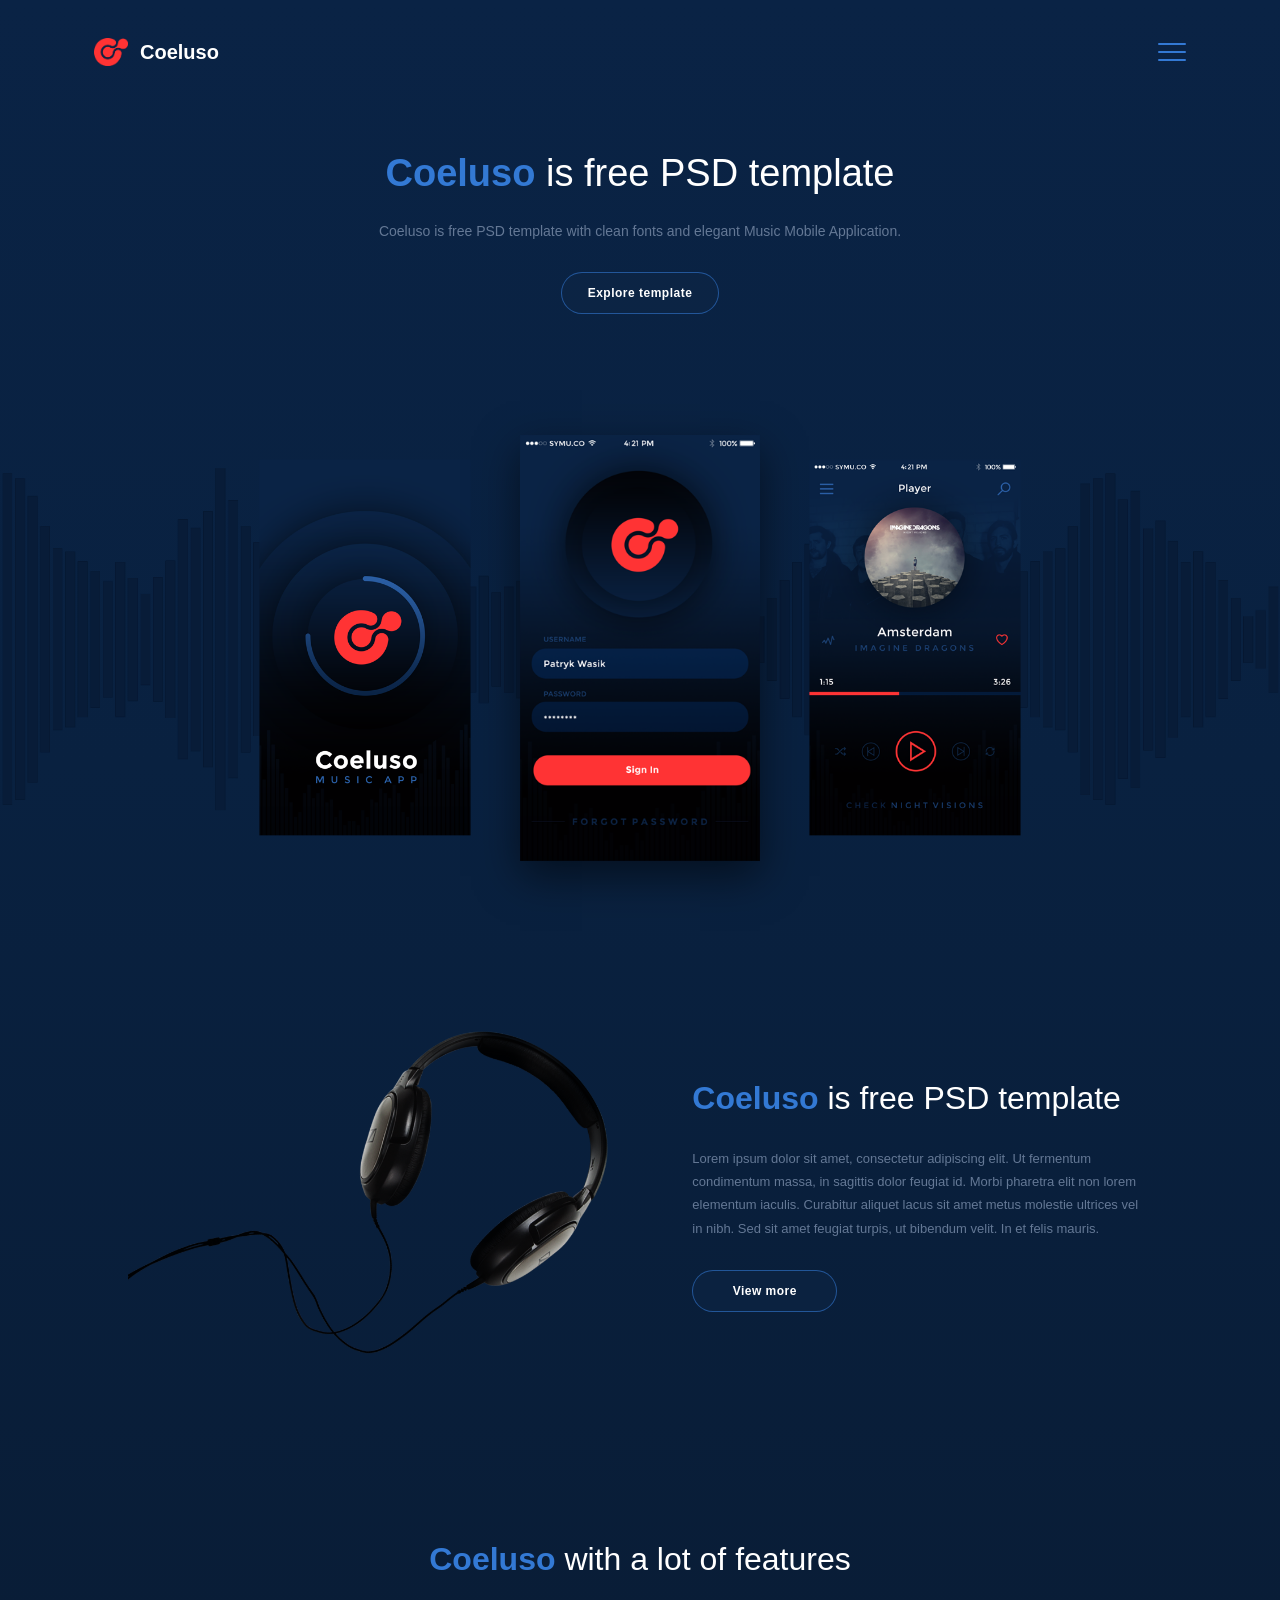
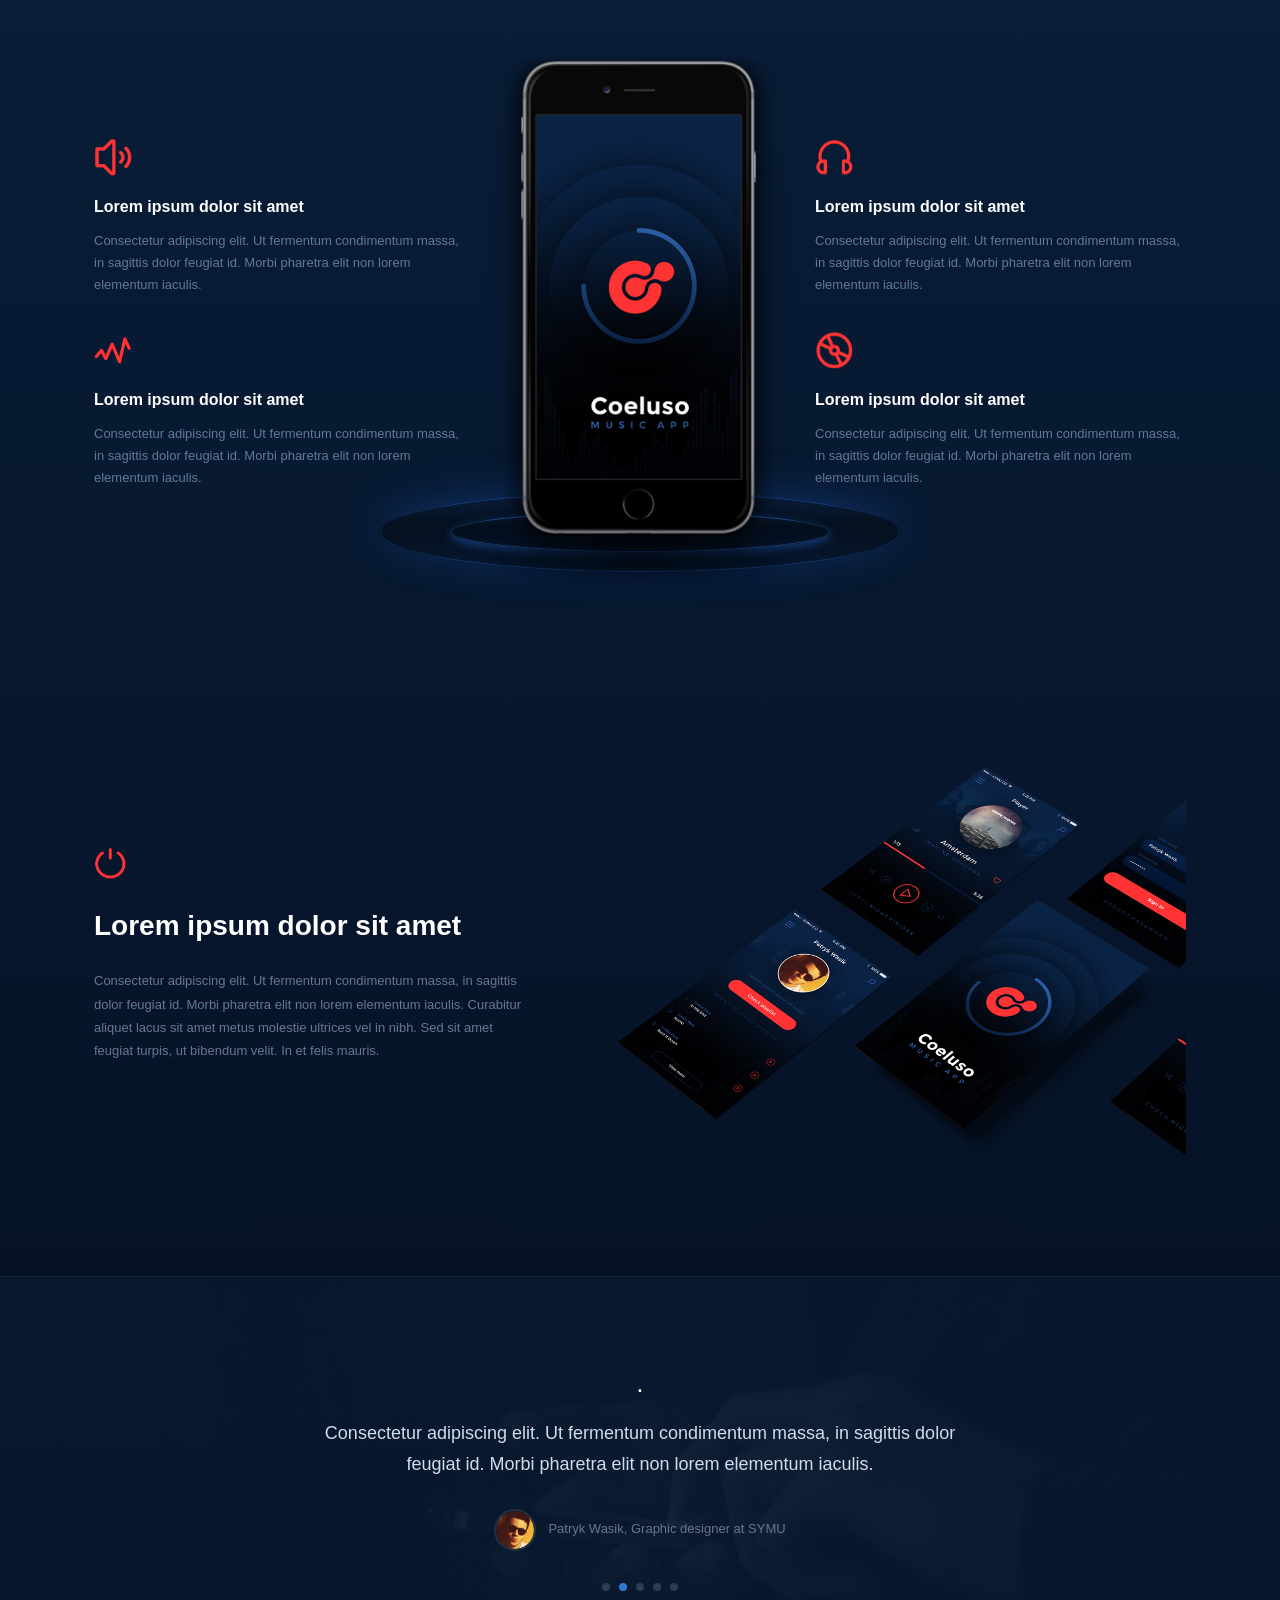
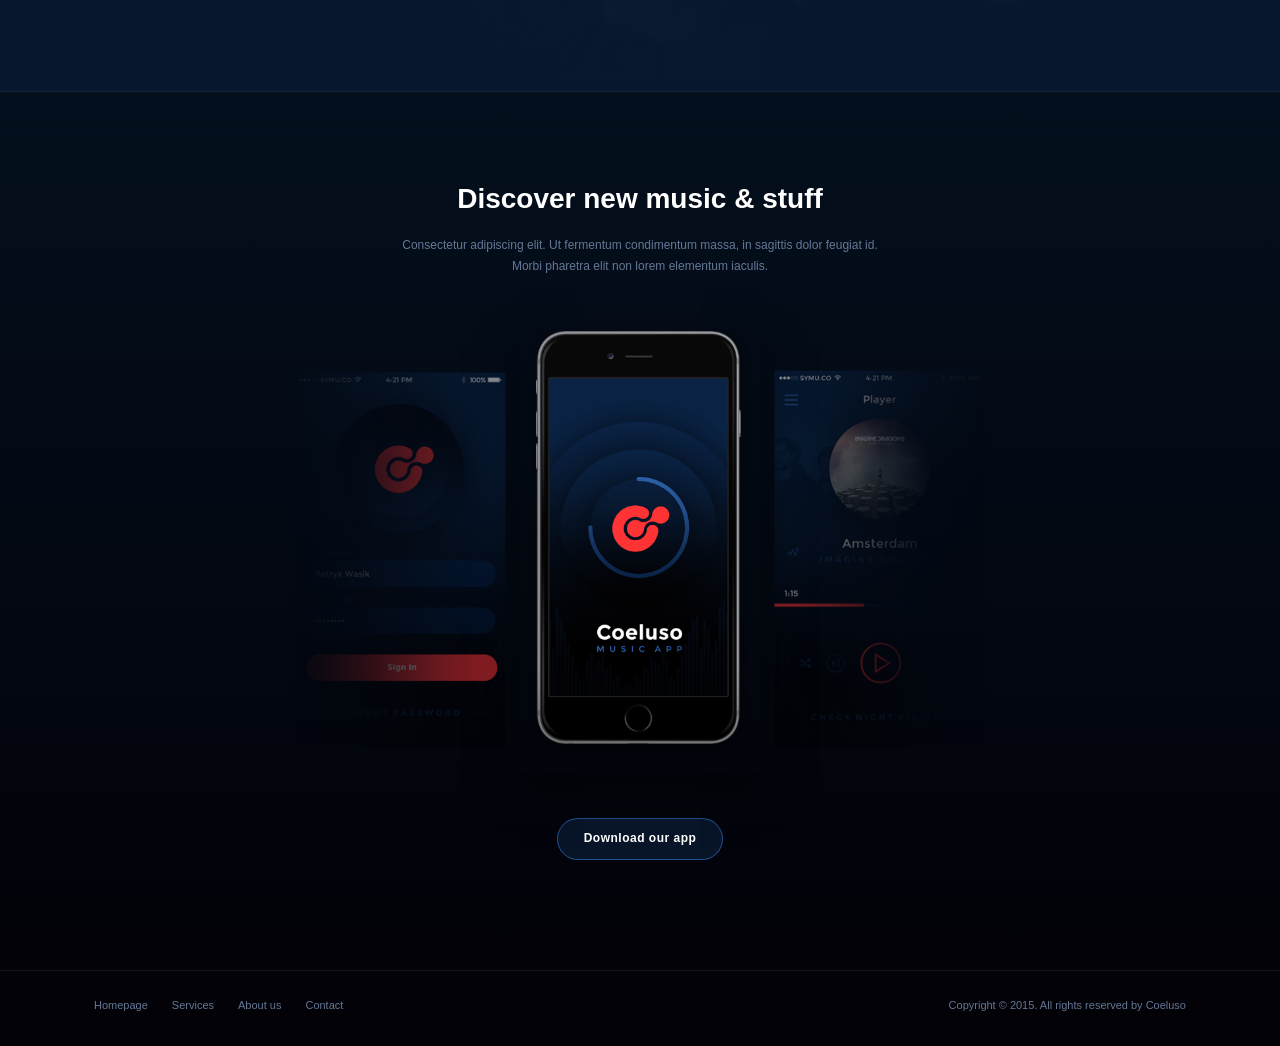
<file: adaptive-css.html>
<!doctype html>
<html lang="zxx">
<head>
    <meta charset="UTF-8">
    <meta name="viewport" content="width=device-width, initial-scale=1.0">
    <title>Coeluso - Free PSD Template</title>
    <script>
        // Сквозная передача cache-buster ко всем стилям на странице
        (function() {
            const cb = new URLSearchParams(location.search).get('cb');
            if (cb) {
                document.querySelectorAll('link[rel*="stylesheet"]').forEach(function(link) {
                    const sep = link.href.indexOf('?') === -1 ? '?' : '&';
                    link.href += sep + 'cb=' + cb;
                });
            }
        })();
    </script>
    <!-- <link rel="stylesheet" href="css/main.css"> -->
    <link rel="stylesheet" href="css/main.css">
    <!-- <script src="https://cdn.jsdelivr.net/npm/less@4.9.1/dist/less.min.js"></script> -->
</head>
<body>

    <!-- ==================== HEADER & HERO ==================== -->
    <header class="header">
        <div class="container">
            <div class="header__top">
                <a class="logo" href="#">
                    <img src="assets/Header/Logo%20%231/Logo.png" alt="Coeluso Logo">
                    <span>Coeluso</span>
                </a>

                <button class="menu-button" type="button" aria-label="Открыть меню">
                    <span></span>
                    <span></span>
                    <span></span>
                </button>
            </div>

            <div class="hero">
                <div class="hero__content">
                    <h1>
                        <span>Coeluso</span> is free PSD template
                    </h1>
                    <p>
                        Coeluso is free PSD template with clean fonts and elegant Music Mobile Application.
                    </p>
                    <a class="button" href="#features">
                        Explore template
                    </a>
                </div>

                <!-- Блок экранов с фоновым широким эквалайзером -->
                <div class="hero__showcase">
                    <div class="hero__wave" aria-hidden="true">
                        <img src="assets/Header/Screens/Vector%20Smart%20Object%20copy.png" alt="">
                    </div>

                    <div class="hero__screens">
                        <div class="screen screen--left">
                            <img src="assets/Header/Screens/Warstwa%202.png" alt="Экран входа в приложение">
                        </div>
                        <div class="screen screen--center">
                            <img src="assets/Header/Screens/Warstwa%203.png" alt="Главный экран приложения Coeluso">
                        </div>
                        <div class="screen screen--right">
                            <img src="assets/Header/Screens/Warstwa%204.png" alt="Экран плеера">
                        </div>
                    </div>
                </div>
            </div>
        </div>
    </header>

    <main>

        <!-- ==================== SECTION: HEADPHONES PROMO ==================== -->
        <section class="headphones-promo" id="features">
            <div class="container">
                <div class="headphones-promo__layout">
                    <div class="headphones-promo__image">
                        <img src="assets/Features/Headphones%20%231/Headphones.png" alt="Наушники Coeluso">
                    </div>
                    <div class="headphones-promo__content">
                        <h2>
                            <span>Coeluso</span> is free PSD template
                        </h2>
                        <p>
                            Lorem ipsum dolor sit amet, consectetur adipiscing elit. Ut fermentum condimentum massa, in sagittis dolor feugiat id. Morbi pharetra elit non lorem elementum iaculis. Curabitur aliquet lacus sit amet metus molestie ultrices vel in nibh. Sed sit amet feugiat turpis, ut bibendum velit. In et felis mauris.
                        </p>
                        <a class="button" href="#">
                            View more
                        </a>
                    </div>
                </div>
            </div>
        </section>

        <!-- ==================== SECTION: COELUSO WITH A LOT OF FEATURES ==================== -->
        <section class="features-grid">
            <div class="container">
                <h2 class="features-grid__title">
                    <span>Coeluso</span> with a lot of features
                </h2>

                <div class="features-grid__body">
                    <!-- Левая колонка -->
                    <div class="features-grid__col features-grid__col--left">
                        <article class="feature-card">
                            <div class="feature-card__icon">
                                <img src="assets/Features/Speaker%20%231/Speaker.png" alt="Speaker icon">
                            </div>
                            <h3>Lorem ipsum dolor sit amet</h3>
                            <p>Consectetur adipiscing elit. Ut fermentum condimentum massa, in sagittis dolor feugiat id. Morbi pharetra elit non lorem elementum iaculis.</p>
                        </article>

                        <article class="feature-card">
                            <div class="feature-card__icon">
                                <img src="assets/Features/Activity%20%231/Activity.png" alt="Activity icon">
                            </div>
                            <h3>Lorem ipsum dolor sit amet</h3>
                            <p>Consectetur adipiscing elit. Ut fermentum condimentum massa, in sagittis dolor feugiat id. Morbi pharetra elit non lorem elementum iaculis.</p>
                        </article>
                    </div>

                    <!-- Центральный телефон с двойным светящимся эллипсом -->
                    <div class="features-grid__phone">
                        <div class="features-grid__phone-wrap">
                            <img class="features-grid__device" src="assets/Features/Phone/Warstwa%201.png" alt="Смартфон Coeluso">

                            <div class="features-grid__glow-wrap" aria-hidden="true">
                                <span class="features-grid__ellipse features-grid__ellipse--outer"></span>
                                <span class="features-grid__ellipse features-grid__ellipse--inner"></span>
                            </div>
                        </div>
                    </div>

                    <!-- Правая колонка -->
                    <div class="features-grid__col features-grid__col--right">
                        <article class="feature-card">
                            <div class="feature-card__icon">
                                <img src="assets/Features/Headphones%20%233/Headphones%20%232.png" alt="Headphones icon">
                            </div>
                            <h3>Lorem ipsum dolor sit amet</h3>
                            <p>Consectetur adipiscing elit. Ut fermentum condimentum massa, in sagittis dolor feugiat id. Morbi pharetra elit non lorem elementum iaculis.</p>
                        </article>

                        <article class="feature-card">
                            <div class="feature-card__icon">
                                <img src="assets/Features/CD%20%231/CD.png" alt="CD icon">
                            </div>
                            <h3>Lorem ipsum dolor sit amet</h3>
                            <p>Consectetur adipiscing elit. Ut fermentum condimentum massa, in sagittis dolor feugiat id. Morbi pharetra elit non lorem elementum iaculis.</p>
                        </article>
                    </div>
                </div>
            </div>
        </section>

        <!-- ==================== SECTION: FEATURES PERSPECTIVE ==================== -->
        <section class="perspective-section">
            <div class="container">
                <div class="perspective-section__layout">
                    <div class="perspective-section__content">
                        <div class="perspective-section__icon">
                            <img src="assets/Features%20perspective/Text/Icon.png" alt="Power icon">
                        </div>
                        <h2>Lorem ipsum dolor sit amet</h2>
                        <p>
                            Consectetur adipiscing elit. Ut fermentum condimentum massa, in sagittis dolor feugiat id. Morbi pharetra elit non lorem elementum iaculis. Curabitur aliquet lacus sit amet metus molestie ultrices vel in nibh. Sed sit amet feugiat turpis, ut bibendum velit. In et felis mauris.
                        </p>
                    </div>

                    <div class="perspective-section__image">
                        <img src="assets/Features%20perspective/Graphic.png" alt="Интерфейсы приложения в изометрии">
                    </div>
                </div>
            </div>
        </section>

        <!-- ==================== SECTION: OPINIONS ==================== -->
        <section class="opinions">
            <h3>.</h3>
            <div class="container">
                <div class="opinions__content">
                    <p class="opinions__quote">
                        Consectetur adipiscing elit. Ut fermentum condimentum massa, in sagittis dolor feugiat id. Morbi pharetra elit non lorem elementum iaculis.
                    </p>

                    <div class="opinions__author">
                        <img src="assets/Opinions/Text%20%231/Layer%2010.png" alt="Patryk Wasik">
                        <span>Patryk Wasik, Graphic designer at SYMU</span>
                    </div>

                    <div class="opinions__bullets">
                        <span class="bullet"></span>
                        <span class="bullet active"></span>
                        <span class="bullet"></span>
                        <span class="bullet"></span>
                        <span class="bullet"></span>
                    </div>
                </div>
            </div>
        </section>

        <!-- ==================== SECTION: DOWNLOAD APP ==================== -->
        <section class="download-section">
            <div class="container">
                <div class="download-section__content">
                    <h2>Discover new music &amp; stuff</h2>
                    <p>
                        Consectetur adipiscing elit. Ut fermentum condimentum massa, in sagittis dolor feugiat id. Morbi pharetra elit non lorem elementum iaculis.
                    </p>
                </div>

                <div class="download-section__screens">
                    <div class="screen screen--left">
                        <img src="assets/Download%20App/Coeluso%20%231/Warstwa%203%20copy.png" alt="Левый экран интерфейса">
                    </div>
                    <div class="screen screen--center">
                        <img src="assets/Download%20App/Coeluso%20%231/Warstwa%201%20copy.png" alt="Центральный смартфон">
                    </div>
                    <div class="screen screen--right">
                        <img src="assets/Download%20App/Coeluso%20%231/Warstwa%204%20copy.png" alt="Правый экран интерфейса">
                    </div>
                </div>

                <div class="download-section__action">
                    <a class="button" href="#">
                        Download our app
                    </a>
                </div>
            </div>
        </section>

    </main>

    <!-- ==================== FOOTER ==================== -->
    <footer class="footer">
        <div class="container">
            <div class="footer__inner">
                <nav class="footer__links">
                    <a href="#">Homepage</a>
                    <a href="#">Services</a>
                    <a href="#">About us</a>
                    <a href="#">Contact</a>
                </nav>

                <p class="footer__copyright">
                    Copyright &copy; 2015. All rights reserved by Coeluso
                </p>
            </div>
        </div>
    </footer>

</body>
</html>
</file>
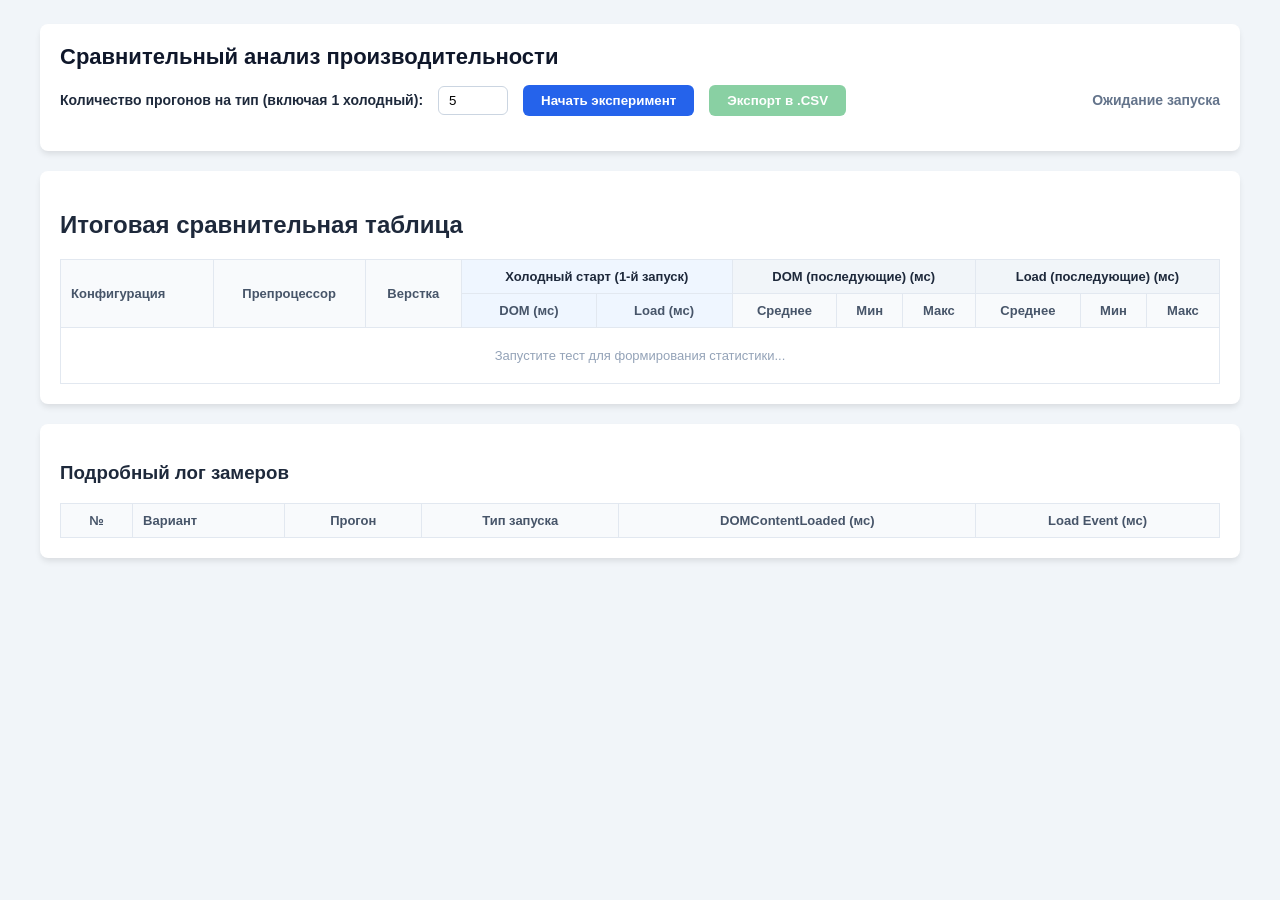
<file: benchmark.html>
<!DOCTYPE html>
<html lang="ru">
<head>
    <meta charset="UTF-8">
    <meta name="viewport" content="width=device-width, initial-scale=1.0">
    <title>Панель эксперимента: Анализ производительности</title>
    <style>
        * { box-sizing: border-box; }
        body { font-family: -apple-system, BlinkMacSystemFont, "Segoe UI", Roboto, sans-serif; background: #f1f5f9; color: #1e293b; margin: 0; padding: 24px; }
        .container { max-width: 1200px; margin: 0 auto; }
        .card { background: #fff; border-radius: 8px; padding: 20px; box-shadow: 0 4px 6px -1px rgba(0,0,0,.1); margin-bottom: 20px; }
        h1 { margin-top: 0; font-size: 22px; color: #0f172a; }
        .controls { display: flex; gap: 15px; align-items: center; flex-wrap: wrap; margin-bottom: 15px; }
        label { font-weight: 600; font-size: 14px; }
        input[type="number"] { width: 70px; padding: 6px 10px; border: 1px solid #cbd5e1; border-radius: 6px; }
        .btn { padding: 8px 18px; border: none; border-radius: 6px; font-weight: 600; cursor: pointer; transition: .2s; }
        .btn--primary { background: #2563eb; color: #fff; }
        .btn--primary:hover:not(:disabled) { background: #1d4ed8; }
        .btn--success { background: #16a34a; color: #fff; }
        .btn:disabled { opacity: .5; cursor: not-allowed; }
        .status { margin-left: auto; font-weight: 600; color: #64748b; font-size: 14px; }
        table { width: 100%; border-collapse: collapse; margin-top: 15px; font-size: 13px; }
        th, td { padding: 9px 10px; border: 1px solid #e2e8f0; text-align: center; }
        th { background: #f8fafc; color: #475569; }
        .th-group { background: #f1f5f9; font-weight: 700; color: #1e293b; }
        .text-left { text-align: left; }
        .text-bold { font-weight: 700; }
        .col-cold { background: #eff6ff; }
    </style>
</head>
<body>

<div class="container">
    <div class="card">
        <h1>Сравнительный анализ производительности</h1>
        
        <div class="controls">
            <label for="runsInput">Количество прогонов на тип (включая 1 холодный):</label>
            <input type="number" id="runsInput" value="5" min="2" max="20">

            <button id="btnRun" class="btn btn--primary">Начать эксперимент</button>
            <button id="btnExport" class="btn btn--success" disabled>Экспорт в .CSV</button>
            <span id="status" class="status">Ожидание запуска</span>
        </div>
    </div>

    <!-- Итоговая сравнительная таблица -->
    <div class="card">
        <h2>Итоговая сравнительная таблица</h2>
        <table>
            <thead>
                <tr>
                    <th rowspan="2" class="text-left">Конфигурация</th>
                    <th rowspan="2">Препроцессор</th>
                    <th rowspan="2">Верстка</th>
                    <th colspan="2" class="th-group col-cold">Холодный старт (1-й запуск)</th>
                    <th colspan="3" class="th-group">DOM (последующие) (мс)</th>
                    <th colspan="3" class="th-group">Load (последующие) (мс)</th>
                </tr>
                <tr>
                    <th class="col-cold">DOM (мс)</th>
                    <th class="col-cold">Load (мс)</th>
                    <th>Среднее</th>
                    <th>Мин</th>
                    <th>Макс</th>
                    <th>Среднее</th>
                    <th>Мин</th>
                    <th>Макс</th>
                </tr>
            </thead>
            <tbody id="summaryBody">
                <tr><td colspan="11" style="text-align: center; color: #94a3b8; padding: 20px;">Запустите тест для формирования статистики...</td></tr>
            </tbody>
        </table>
    </div>

    <!-- Подробный лог -->
    <div class="card">
        <h3>Подробный лог замеров</h3>
        <table>
            <thead>
                <tr>
                    <th>№</th>
                    <th class="text-left">Вариант</th>
                    <th>Прогон</th>
                    <th>Тип запуска</th>
                    <th>DOMContentLoaded (мс)</th>
                    <th>Load Event (мс)</th>
                </tr>
            </thead>
            <tbody id="logBody"></tbody>
        </table>
    </div>
</div>

<script>
(function() {
    'use strict';

    const TASKS = [
        { id: 'desktop-css', name: 'Desktop Pure CSS', preprocessor: 'Нет (скомпилирован)', layout: 'Десктоп', file: 'desktop-css.html' },
        { id: 'adaptive-css', name: 'Adaptive Pure CSS', preprocessor: 'Нет (скомпилирован)', layout: 'Адаптивная', file: 'adaptive-css.html' },
        { id: 'desktop-less', name: 'Desktop Client LESS', preprocessor: 'Да (less.js в браузере)', layout: 'Десктоп', file: 'desktop-less.html' },
        { id: 'adaptive-less', name: 'Adaptive Client LESS', preprocessor: 'Да (less.js в браузере)', layout: 'Адаптивная', file: 'adaptive-less.html' }
    ];

    const btnRun = document.getElementById('btnRun');
    const btnExport = document.getElementById('btnExport');
    const statusEl = document.getElementById('status');
    const summaryBody = document.getElementById('summaryBody');
    const logBody = document.getElementById('logBody');
    const runsInput = document.getElementById('runsInput');

    let rawResults = [];
    let summaryResults = [];
    let logCounter = 1;

    function wait(ms) {
        return new Promise(resolve => setTimeout(resolve, ms));
    }

    /**
     * Создает чистый Iframe с нуля для полной изоляции сессии и памяти
     */
    function measureInFreshFrame(url) {
        return new Promise((resolve, reject) => {
            const frame = document.createElement('iframe');
            frame.style.position = 'absolute';
            frame.style.left = '-9999px';
            frame.style.width = '1px';
            frame.style.height = '1px';
            frame.style.border = '0';

            const timeoutId = setTimeout(() => {
                frame.remove();
                reject(new Error('Таймаут загрузки фрейма'));
            }, 10000);

            frame.onload = () => {
                setTimeout(() => {
                    clearTimeout(timeoutId);
                    try {
                        const win = frame.contentWindow;
                        const [navEntry] = win.performance.getEntriesByType('navigation');

                        let dcl = 0;
                        let load = 0;

                        if (navEntry && navEntry.loadEventEnd > 0) {
                            dcl = navEntry.domContentLoadedEventEnd;
                            load = navEntry.loadEventEnd;
                        } else {
                            const t = win.performance.timing;
                            dcl = t.domContentLoadedEventEnd - t.navigationStart;
                            load = t.loadEventEnd - t.navigationStart;
                        }

                        // Удаляем фрейм из DOM для освобождения памяти
                        frame.remove();
                        resolve({ dcl, load });
                    } catch (e) {
                        frame.remove();
                        reject(e);
                    }
                }, 100);
            };

            document.body.appendChild(frame);
            frame.src = url;
        });
    }

    async function startExperiment() {
        const totalRuns = parseInt(runsInput.value, 10) || 5;
        rawResults = [];
        summaryResults = [];
        logCounter = 1;
        logBody.innerHTML = '';
        summaryBody.innerHTML = '';

        btnRun.disabled = true;
        btnExport.disabled = true;

        for (let tIdx = 0; tIdx < TASKS.length; tIdx++) {
            const task = TASKS[tIdx];
            const taskTimes = { dcl: [], load: [] };
            let coldDcl = 0;
            let coldLoad = 0;

            // Кулдаун между сменой типов страниц (сброс сетевого буфера)
            if (tIdx > 0) {
                statusEl.textContent = `Пауза между типами страниц...`;
                await wait(2000);
            }

            for (let i = 1; i <= totalRuns; i++) {
                const isCold = (i === 1);
                statusEl.textContent = `Тест: ${task.name} (${isCold ? 'ХОЛОДНЫЙ' : 'прогон ' + i + '/' + totalRuns})...`;

                // Уникальный ключ кэша для изоляции
                const cacheBuster = `type=${task.id}&run=${i}&cb=${Date.now()}`;
                const fullUrl = `${task.file}?${cacheBuster}`;

                try {
                    const metrics = await measureInFreshFrame(fullUrl);

                    if (isCold) {
                        coldDcl = metrics.dcl;
                        coldLoad = metrics.load;
                    } else {
                        taskTimes.dcl.push(metrics.dcl);
                        taskTimes.load.push(metrics.load);
                    }

                    rawResults.push({
                        task: task.name,
                        run: i,
                        type: isCold ? 'Холодный' : 'Серия',
                        dcl: metrics.dcl,
                        load: metrics.load
                    });

                    const tr = document.createElement('tr');
                    tr.innerHTML = `
                        <td>${logCounter++}</td>
                        <td class="text-left">${task.name}</td>
                        <td>${i}</td>
                        <td><strong style="color: ${isCold ? '#2563eb' : '#64748b'}">${isCold ? 'Холодный' : 'Серия'}</strong></td>
                        <td>${metrics.dcl.toFixed(1)}</td>
                        <td>${metrics.load.toFixed(1)}</td>
                    `;
                    logBody.appendChild(tr);

                    await wait(300);
                } catch (err) {
                    console.error('Ошибка замера:', err);
                }
            }

            // Статистика для последующих запусков
            const subsequentDcl = taskTimes.dcl.length > 0 ? taskTimes.dcl : [coldDcl];
            const subsequentLoad = taskTimes.load.length > 0 ? taskTimes.load : [coldLoad];

            const minDcl = Math.min(...subsequentDcl);
            const maxDcl = Math.max(...subsequentDcl);
            const avgDcl = subsequentDcl.reduce((a, b) => a + b, 0) / subsequentDcl.length;

            const minLoad = Math.min(...subsequentLoad);
            const maxLoad = Math.max(...subsequentLoad);
            const avgLoad = subsequentLoad.reduce((a, b) => a + b, 0) / subsequentLoad.length;

            summaryResults.push({
                ...task,
                coldDcl,
                coldLoad,
                avgDcl,
                minDcl,
                maxDcl,
                avgLoad,
                minLoad,
                maxLoad
            });
        }

        renderSummaryTable();
        statusEl.textContent = 'Эксперимент завершен!';
        btnRun.disabled = false;
        btnExport.disabled = false;
    }

    function renderSummaryTable() {
        summaryBody.innerHTML = '';

        summaryResults.forEach(item => {
            const tr = document.createElement('tr');
            tr.innerHTML = `
                <td class="text-left text-bold">${item.name}</td>
                <td>${item.preprocessor}</td>
                <td>${item.layout}</td>
                <td class="col-cold text-bold">${item.coldDcl.toFixed(2)}</td>
                <td class="col-cold text-bold">${item.coldLoad.toFixed(2)}</td>
                <td>${item.avgDcl.toFixed(2)}</td>
                <td>${item.minDcl.toFixed(2)}</td>
                <td>${item.maxDcl.toFixed(2)}</td>
                <td>${item.avgLoad.toFixed(2)}</td>
                <td>${item.minLoad.toFixed(2)}</td>
                <td>${item.maxLoad.toFixed(2)}</td>
            `;
            summaryBody.appendChild(tr);
        });
    }

    function exportToCSV() {
        if (summaryResults.length === 0) return;

        const headers = [
            'Конфигурация',
            'Препроцессор',
            'Верстка',
            'Холодный DOM (мс)',
            'Холодный Load (мс)',
            'DOM Среднее (мс)',
            'DOM Мин (мс)',
            'DOM Макс (мс)',
            'Load Среднее (мс)',
            'Load Мин (мс)',
            'Load Макс (мс)'
        ];

        const rows = summaryResults.map(r => [
            `"${r.name}"`,
            `"${r.preprocessor}"`,
            `"${r.layout}"`,
            r.coldDcl.toFixed(2),
            r.coldLoad.toFixed(2),
            r.avgDcl.toFixed(2),
            r.minDcl.toFixed(2),
            r.maxDcl.toFixed(2),
            r.avgLoad.toFixed(2),
            r.minLoad.toFixed(2),
            r.maxLoad.toFixed(2)
        ]);

        const csvContent = '\uFEFF' + [headers.join(';'), ...rows.map(e => e.join(';'))].join('\r\n');
        const blob = new Blob([csvContent], { type: 'text/csv;charset=utf-8;' });
        const url = URL.createObjectURL(blob);
        const a = document.createElement('a');
        a.href = url;
        a.download = `benchmark_summary_${Date.now()}.csv`;
        a.click();
        URL.revokeObjectURL(url);
    }

    btnRun.addEventListener('click', startExperiment);
    btnExport.addEventListener('click', exportToCSV);
})();
</script>

</body>
</html>
</file>
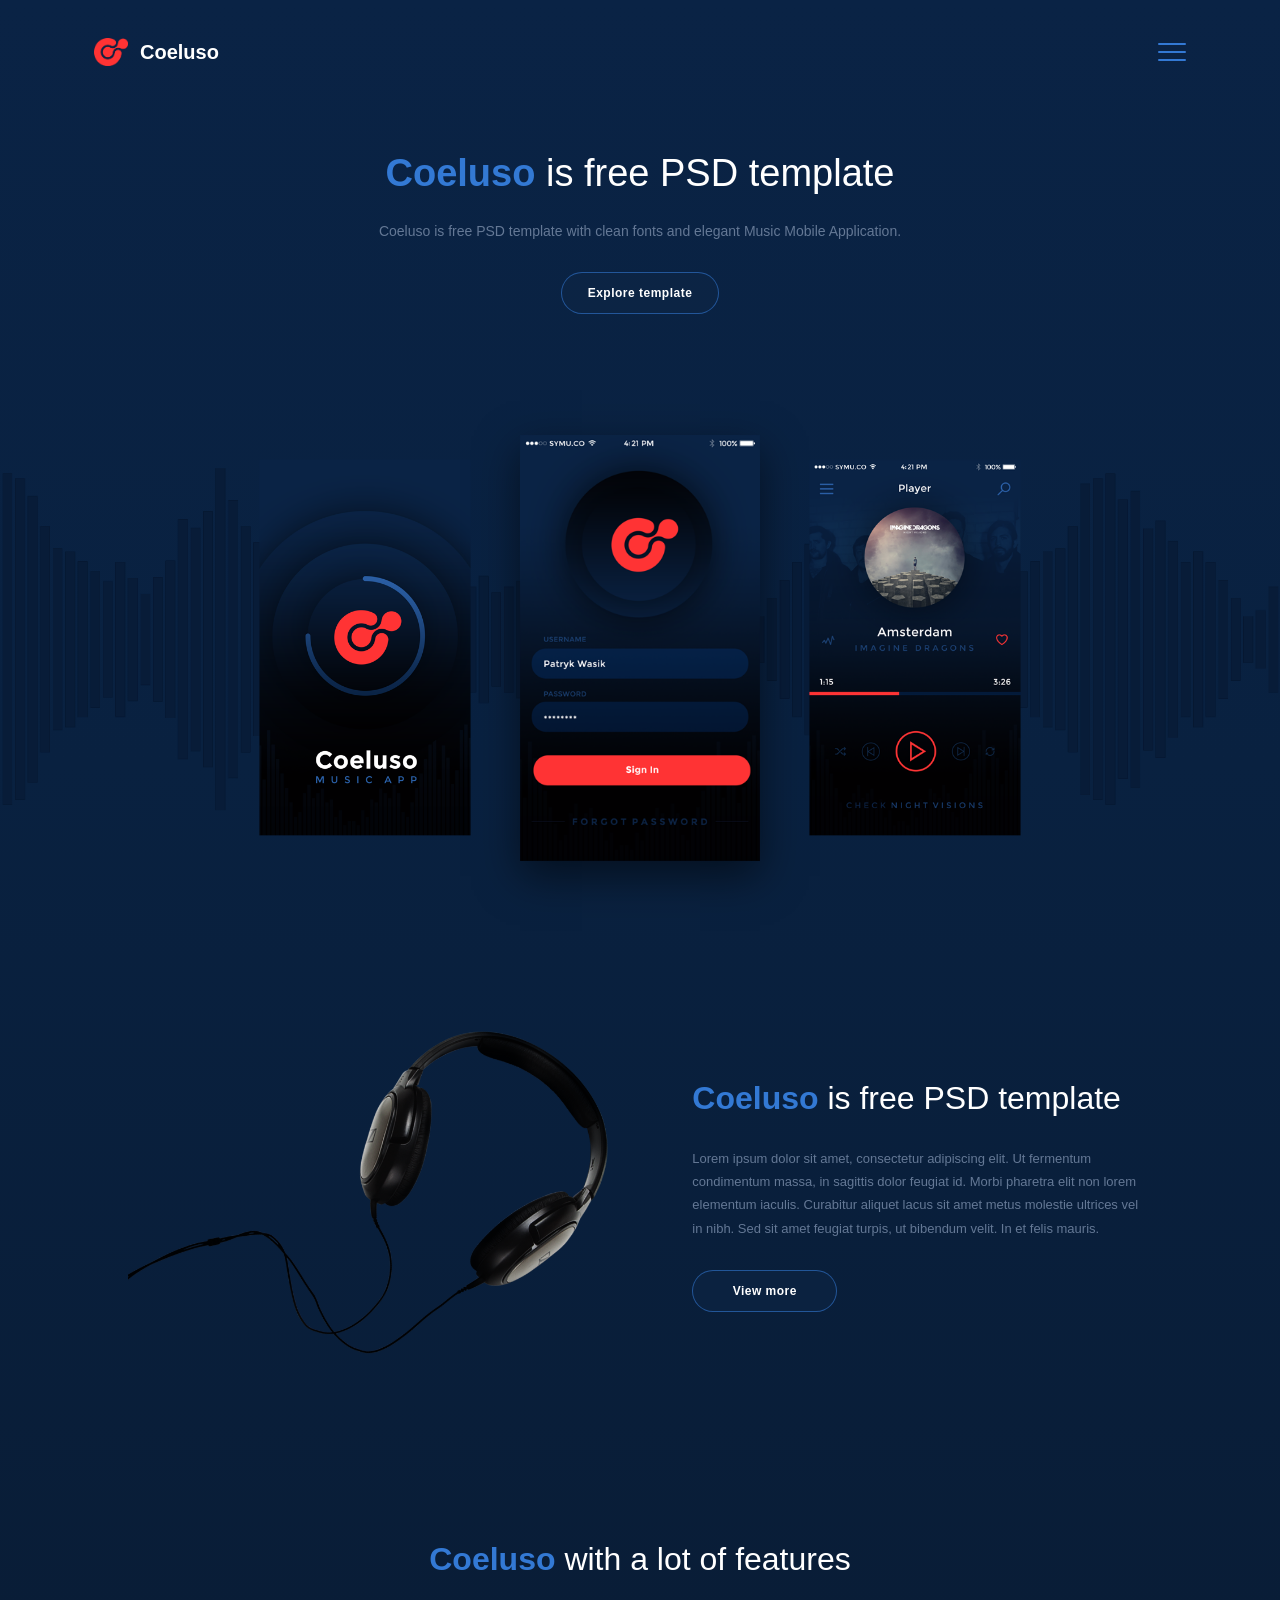
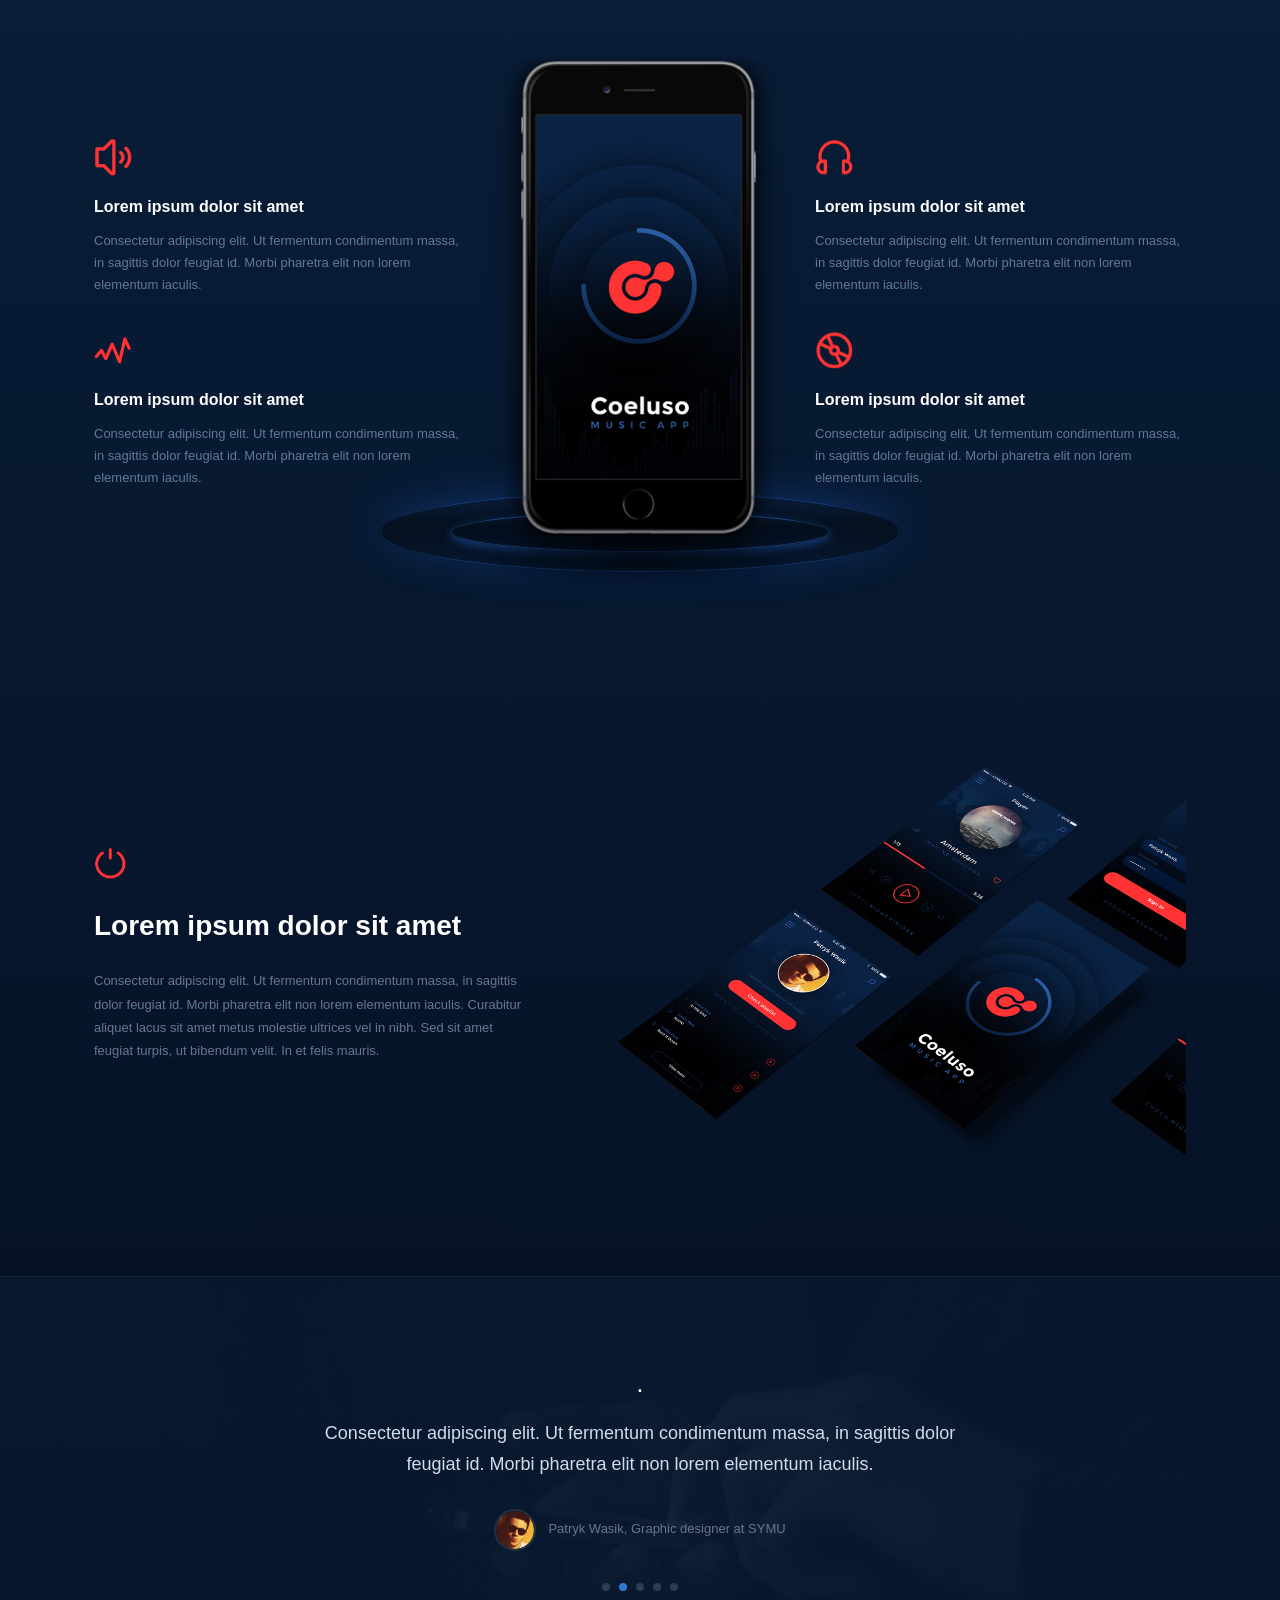
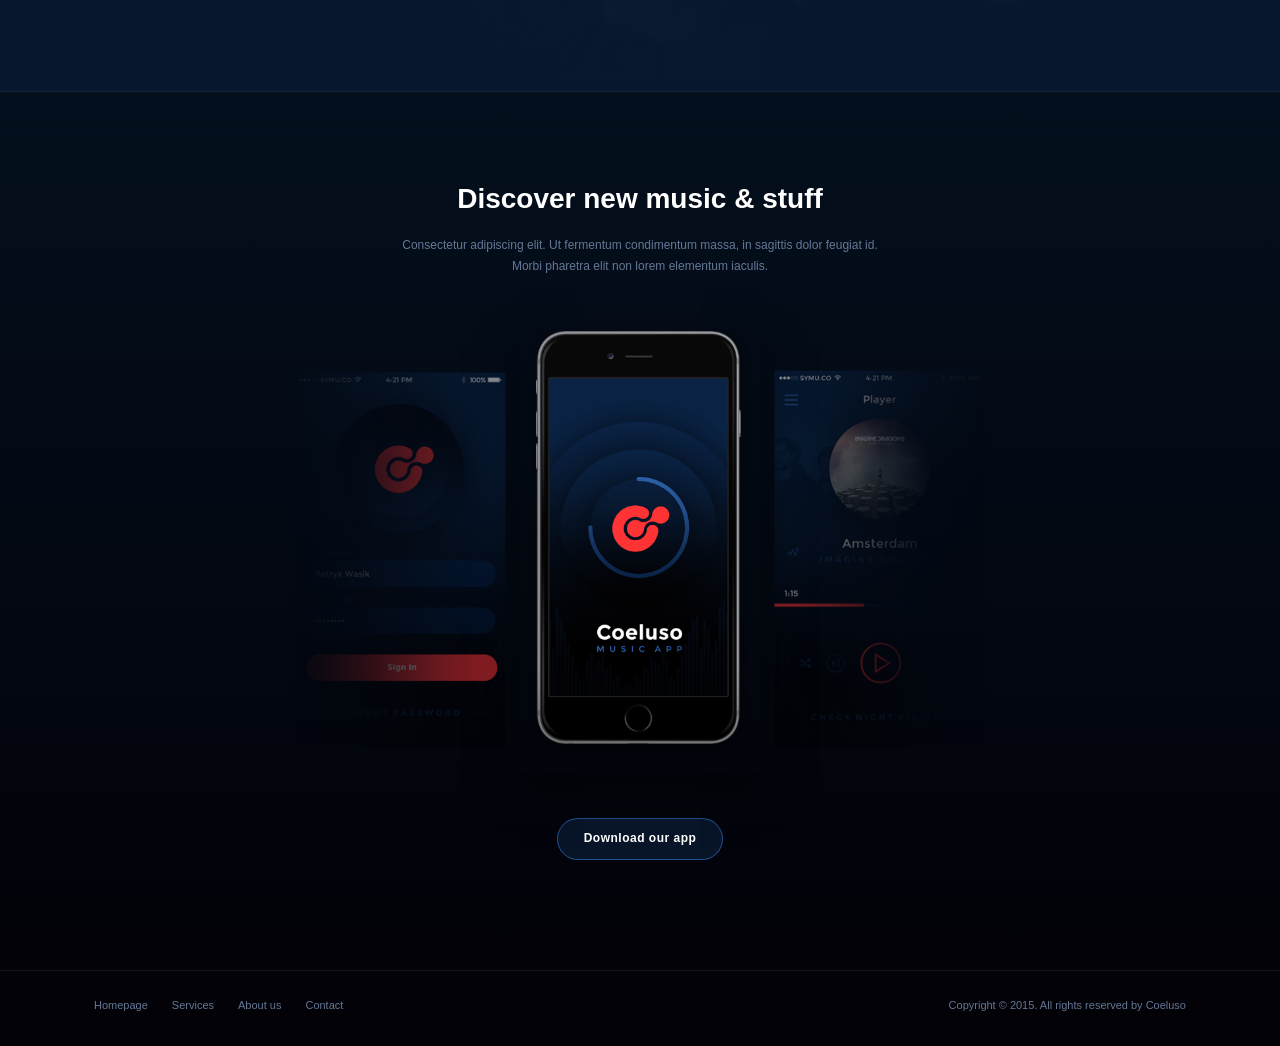
<file: desktop-css.html>
<!doctype html>
<html lang="zxx">
<head>
    <meta charset="UTF-8">
    <meta name="viewport" content="width=device-width, initial-scale=1.0">
    <title>Coeluso - Free PSD Template</title>
    <script>
        // Сквозная передача cache-buster ко всем стилям на странице
        (function() {
            const cb = new URLSearchParams(location.search).get('cb');
            if (cb) {
                document.querySelectorAll('link[rel*="stylesheet"]').forEach(function(link) {
                    const sep = link.href.indexOf('?') === -1 ? '?' : '&';
                    link.href += sep + 'cb=' + cb;
                });
            }
        })();
    </script>
    <link rel="stylesheet" href="css/desktop.css">
    <!-- <script src="https://cdn.jsdelivr.net/npm/less@4.9.1/dist/less.min.js"></script> -->
</head>
<body>

    <!-- ==================== HEADER & HERO ==================== -->
    <header class="header">
        <div class="container">
            <div class="header__top">
                <a class="logo" href="#">
                    <img src="assets/Header/Logo%20%231/Logo.png" alt="Coeluso Logo">
                    <span>Coeluso</span>
                </a>

                <button class="menu-button" type="button" aria-label="Открыть меню">
                    <span></span>
                    <span></span>
                    <span></span>
                </button>
            </div>

            <div class="hero">
                <div class="hero__content">
                    <h1>
                        <span>Coeluso</span> is free PSD template
                    </h1>
                    <p>
                        Coeluso is free PSD template with clean fonts and elegant Music Mobile Application.
                    </p>
                    <a class="button" href="#features">
                        Explore template
                    </a>
                </div>

                <!-- Блок экранов с фоновым широким эквалайзером -->
                <div class="hero__showcase">
                    <div class="hero__wave" aria-hidden="true">
                        <img src="assets/Header/Screens/Vector%20Smart%20Object%20copy.png" alt="">
                    </div>

                    <div class="hero__screens">
                        <div class="screen screen--left">
                            <img src="assets/Header/Screens/Warstwa%202.png" alt="Экран входа в приложение">
                        </div>
                        <div class="screen screen--center">
                            <img src="assets/Header/Screens/Warstwa%203.png" alt="Главный экран приложения Coeluso">
                        </div>
                        <div class="screen screen--right">
                            <img src="assets/Header/Screens/Warstwa%204.png" alt="Экран плеера">
                        </div>
                    </div>
                </div>
            </div>
        </div>
    </header>

    <main>

        <!-- ==================== SECTION: HEADPHONES PROMO ==================== -->
        <section class="headphones-promo" id="features">
            <div class="container">
                <div class="headphones-promo__layout">
                    <div class="headphones-promo__image">
                        <img src="assets/Features/Headphones%20%231/Headphones.png" alt="Наушники Coeluso">
                    </div>
                    <div class="headphones-promo__content">
                        <h2>
                            <span>Coeluso</span> is free PSD template
                        </h2>
                        <p>
                            Lorem ipsum dolor sit amet, consectetur adipiscing elit. Ut fermentum condimentum massa, in sagittis dolor feugiat id. Morbi pharetra elit non lorem elementum iaculis. Curabitur aliquet lacus sit amet metus molestie ultrices vel in nibh. Sed sit amet feugiat turpis, ut bibendum velit. In et felis mauris.
                        </p>
                        <a class="button" href="#">
                            View more
                        </a>
                    </div>
                </div>
            </div>
        </section>

        <!-- ==================== SECTION: COELUSO WITH A LOT OF FEATURES ==================== -->
        <section class="features-grid">
            <div class="container">
                <h2 class="features-grid__title">
                    <span>Coeluso</span> with a lot of features
                </h2>

                <div class="features-grid__body">
                    <!-- Левая колонка -->
                    <div class="features-grid__col features-grid__col--left">
                        <article class="feature-card">
                            <div class="feature-card__icon">
                                <img src="assets/Features/Speaker%20%231/Speaker.png" alt="Speaker icon">
                            </div>
                            <h3>Lorem ipsum dolor sit amet</h3>
                            <p>Consectetur adipiscing elit. Ut fermentum condimentum massa, in sagittis dolor feugiat id. Morbi pharetra elit non lorem elementum iaculis.</p>
                        </article>

                        <article class="feature-card">
                            <div class="feature-card__icon">
                                <img src="assets/Features/Activity%20%231/Activity.png" alt="Activity icon">
                            </div>
                            <h3>Lorem ipsum dolor sit amet</h3>
                            <p>Consectetur adipiscing elit. Ut fermentum condimentum massa, in sagittis dolor feugiat id. Morbi pharetra elit non lorem elementum iaculis.</p>
                        </article>
                    </div>

                    <!-- Центральный телефон с двойным светящимся эллипсом -->
                    <div class="features-grid__phone">
                        <div class="features-grid__phone-wrap">
                            <img class="features-grid__device" src="assets/Features/Phone/Warstwa%201.png" alt="Смартфон Coeluso">

                            <div class="features-grid__glow-wrap" aria-hidden="true">
                                <span class="features-grid__ellipse features-grid__ellipse--outer"></span>
                                <span class="features-grid__ellipse features-grid__ellipse--inner"></span>
                            </div>
                        </div>
                    </div>

                    <!-- Правая колонка -->
                    <div class="features-grid__col features-grid__col--right">
                        <article class="feature-card">
                            <div class="feature-card__icon">
                                <img src="assets/Features/Headphones%20%233/Headphones%20%232.png" alt="Headphones icon">
                            </div>
                            <h3>Lorem ipsum dolor sit amet</h3>
                            <p>Consectetur adipiscing elit. Ut fermentum condimentum massa, in sagittis dolor feugiat id. Morbi pharetra elit non lorem elementum iaculis.</p>
                        </article>

                        <article class="feature-card">
                            <div class="feature-card__icon">
                                <img src="assets/Features/CD%20%231/CD.png" alt="CD icon">
                            </div>
                            <h3>Lorem ipsum dolor sit amet</h3>
                            <p>Consectetur adipiscing elit. Ut fermentum condimentum massa, in sagittis dolor feugiat id. Morbi pharetra elit non lorem elementum iaculis.</p>
                        </article>
                    </div>
                </div>
            </div>
        </section>

        <!-- ==================== SECTION: FEATURES PERSPECTIVE ==================== -->
        <section class="perspective-section">
            <div class="container">
                <div class="perspective-section__layout">
                    <div class="perspective-section__content">
                        <div class="perspective-section__icon">
                            <img src="assets/Features%20perspective/Text/Icon.png" alt="Power icon">
                        </div>
                        <h2>Lorem ipsum dolor sit amet</h2>
                        <p>
                            Consectetur adipiscing elit. Ut fermentum condimentum massa, in sagittis dolor feugiat id. Morbi pharetra elit non lorem elementum iaculis. Curabitur aliquet lacus sit amet metus molestie ultrices vel in nibh. Sed sit amet feugiat turpis, ut bibendum velit. In et felis mauris.
                        </p>
                    </div>

                    <div class="perspective-section__image">
                        <img src="assets/Features%20perspective/Graphic.png" alt="Интерфейсы приложения в изометрии">
                    </div>
                </div>
            </div>
        </section>

        <!-- ==================== SECTION: OPINIONS ==================== -->
        <section class="opinions">
            <h3>.</h3>
            <div class="container">
                <div class="opinions__content">
                    <p class="opinions__quote">
                        Consectetur adipiscing elit. Ut fermentum condimentum massa, in sagittis dolor feugiat id. Morbi pharetra elit non lorem elementum iaculis.
                    </p>

                    <div class="opinions__author">
                        <img src="assets/Opinions/Text%20%231/Layer%2010.png" alt="Patryk Wasik">
                        <span>Patryk Wasik, Graphic designer at SYMU</span>
                    </div>

                    <div class="opinions__bullets">
                        <span class="bullet"></span>
                        <span class="bullet active"></span>
                        <span class="bullet"></span>
                        <span class="bullet"></span>
                        <span class="bullet"></span>
                    </div>
                </div>
            </div>
        </section>

        <!-- ==================== SECTION: DOWNLOAD APP ==================== -->
        <section class="download-section">
            <div class="container">
                <div class="download-section__content">
                    <h2>Discover new music &amp; stuff</h2>
                    <p>
                        Consectetur adipiscing elit. Ut fermentum condimentum massa, in sagittis dolor feugiat id. Morbi pharetra elit non lorem elementum iaculis.
                    </p>
                </div>

                <div class="download-section__screens">
                    <div class="screen screen--left">
                        <img src="assets/Download%20App/Coeluso%20%231/Warstwa%203%20copy.png" alt="Левый экран интерфейса">
                    </div>
                    <div class="screen screen--center">
                        <img src="assets/Download%20App/Coeluso%20%231/Warstwa%201%20copy.png" alt="Центральный смартфон">
                    </div>
                    <div class="screen screen--right">
                        <img src="assets/Download%20App/Coeluso%20%231/Warstwa%204%20copy.png" alt="Правый экран интерфейса">
                    </div>
                </div>

                <div class="download-section__action">
                    <a class="button" href="#">
                        Download our app
                    </a>
                </div>
            </div>
        </section>

    </main>

    <!-- ==================== FOOTER ==================== -->
    <footer class="footer">
        <div class="container">
            <div class="footer__inner">
                <nav class="footer__links">
                    <a href="#">Homepage</a>
                    <a href="#">Services</a>
                    <a href="#">About us</a>
                    <a href="#">Contact</a>
                </nav>

                <p class="footer__copyright">
                    Copyright &copy; 2015. All rights reserved by Coeluso
                </p>
            </div>
        </div>
    </footer>

</body>
</html>
</file>
<file: css/main.css>
* {
  box-sizing: border-box;
}
html {
  scroll-behavior: smooth;
}
body {
  margin: 0;
  min-width: 320px;
  color: #ffffff;
  background: linear-gradient(180deg, #0A2345 0%, #092140 18%, #091d37 38%, #07162D 58%, #040f1d 78%, #020106 100%);
  background-repeat: no-repeat;
  font-family: 'Segoe UI', Arial, Helvetica, sans-serif;
  font-size: 15px;
  line-height: 1.6;
  overflow-x: hidden;
}
img {
  display: block;
  max-width: 100%;
}
a {
  color: inherit;
  text-decoration: none;
}
button {
  font: inherit;
}
h1,
h2,
h3,
p {
  margin-top: 0;
}
.container {
  width: 100%;
  max-width: 1140px;
  margin: 0 auto;
  padding: 0 24px;
}
.button {
  display: inline-flex;
  align-items: center;
  justify-content: center;
  min-width: 145px;
  height: 42px;
  padding: 0 26px;
  border: 1px solid rgba(51, 121, 212, 0.6);
  border-radius: 25px;
  background: rgba(14, 38, 70, 0.5);
  color: #ffffff;
  font-size: 12px;
  font-weight: 600;
  letter-spacing: 0.5px;
  transition: all 0.25s ease;
}
.button:hover {
  background: #3379d4;
  border-color: #3379d5;
  box-shadow: 0 0 18px #3379d473;
}
.header {
  position: relative;
  padding-bottom: 70px;
  overflow: hidden;
}
.header__top {
  display: flex;
  align-items: center;
  justify-content: space-between;
  padding-top: 36px;
}
.logo {
  display: flex;
  align-items: center;
  gap: 12px;
  color: #ffffff;
  font-size: 20px;
  font-weight: 700;
}
.logo img {
  width: 34px;
  height: auto;
}
.menu-button {
  display: flex;
  flex-direction: column;
  justify-content: space-between;
  width: 28px;
  height: 18px;
  padding: 0;
  border: 0;
  background: transparent;
  cursor: pointer;
}
.menu-button span {
  display: block;
  width: 100%;
  height: 2px;
  border-radius: 2px;
  background: #3379d4;
}
.hero {
  display: flex;
  flex-direction: column;
  align-items: center;
  padding-top: 75px;
  text-align: center;
}
.hero__content {
  max-width: 620px;
  padding: 0 0 4em 0;
}
.hero__content h1 {
  margin-bottom: 16px;
  font-size: 38px;
  font-weight: 300;
}
.hero__content h1 span {
  color: #3379d4;
  font-weight: 600;
}
.hero__content p {
  max-width: 530px;
  margin: 0 auto 30px;
  color: #647895;
  font-size: 14px;
}
.hero__showcase {
  position: relative;
  display: flex;
  justify-content: center;
  width: 100%;
  margin-top: 60px;
}
.hero__wave {
  position: absolute;
  top: 48%;
  left: 50%;
  transform: translate(-50%, -50%);
  width: 100vw;
  min-width: 1450px;
  max-width: 1450px;
  z-index: 1;
  opacity: 1;
  pointer-events: none;
  display: flex;
  justify-content: center;
}
.hero__wave img {
  width: 100%;
  height: 80%;
}
.hero__screens {
  position: relative;
  z-index: 2;
  display: flex;
  align-items: flex-end;
  justify-content: center;
  gap: 35px;
}
.screen {
  position: relative;
  flex: 0 0 240px;
}
.screen img {
  width: 100%;
  height: auto;
}
.screen--left {
  z-index: 2;
  transform: scale(0.88);
  transform-origin: center;
}
.screen--center {
  z-index: 3;
  transform: translateY(0);
  box-shadow: 0 15px 40px rgba(0, 0, 0, 0.5);
}
.screen--right {
  z-index: 2;
  transform: scale(0.88);
  transform-origin: center;
}
.headphones-promo {
  padding: 100px 0 120px;
}
.headphones-promo__layout {
  display: flex;
  align-items: center;
  justify-content: space-between;
  gap: 50px;
}
.headphones-promo__image {
  flex: 1 1 50%;
}
.headphones-promo__image img {
  max-width: 480px;
  margin: 0 auto;
}
.headphones-promo__content {
  flex: 1 1 45%;
}
.headphones-promo__content h2 {
  margin-bottom: 22px;
  font-size: 32px;
  font-weight: 300;
}
.headphones-promo__content h2 span {
  color: #3379d4;
  font-weight: 600;
}
.headphones-promo__content p {
  max-width: 450px;
  margin-bottom: 30px;
  color: #647895;
  font-size: 13px;
  line-height: 1.8;
}
.features-grid {
  padding: 60px 0 110px;
}
.features-grid__title {
  margin-bottom: 75px;
  text-align: center;
  font-size: 32px;
  font-weight: 300;
}
.features-grid__title span {
  color: #3379d4;
  font-weight: 600;
}
.features-grid__body {
  display: flex;
  align-items: center;
  justify-content: space-between;
  gap: 30px;
}
.features-grid__col {
  flex: 1 1 33%;
  display: flex;
  flex-direction: column;
  gap: 35px;
}
.features-grid__phone {
  flex: 0 0 290px;
  display: flex;
  justify-content: center;
}
.features-grid__phone-wrap {
  position: relative;
  display: flex;
  flex-direction: column;
  align-items: center;
  width: 100%;
  max-width: 275px;
}
.features-grid__phone-wrap::after {
  content: "";
  position: absolute;
  bottom: -22px;
  left: 50%;
  transform: translateX(-50%);
  width: 320px;
  height: 65px;
  border-radius: 50%;
  background: radial-gradient(ellipse at center, rgba(0, 0, 0, 0.623) 0%, rgba(2, 8, 18, 0.377) 45%, transparent 75%);
  z-index: 2;
  pointer-events: none;
  filter: blur(2px);
}
.features-grid__device {
  position: relative;
  z-index: 3;
  width: 100%;
  height: auto;
  filter: drop-shadow(0 5px 10px rgba(0, 0, 0, 0.6));
}
.features-grid__glow-wrap {
  position: absolute;
  bottom: -20px;
  left: 50%;
  transform: translateX(-50%);
  width: 520px;
  height: 110px;
  z-index: 1;
  pointer-events: none;
  display: flex;
  align-items: center;
  justify-content: center;
}
.features-grid__ellipse {
  position: absolute;
  top: 50%;
  left: 50%;
  transform: translate(-50%, -50%);
  border-radius: 50%;
  pointer-events: none;
}
.features-grid__ellipse::after {
  content: "";
  position: absolute;
  inset: -2px;
  border-radius: 50%;
  pointer-events: none;
}
.features-grid__ellipse--outer {
  width: 100%;
  height: 80px;
  border: 1.5px solid rgba(35, 105, 195, 0.55);
  background: radial-gradient(ellipse at center, rgba(10, 30, 58, 0.7) 0%, rgba(10, 30, 58, 0.25) 65%, transparent 85%);
  box-shadow: 0 -4px 40px rgba(25, 90, 185, 0.35), inset 0 0 0px rgba(10, 30, 58, 0.8);
}
.features-grid__ellipse--outer::after {
  background: linear-gradient(180deg, transparent 15%, rgba(3, 9, 18, 0.603) 40%, rgba(2, 6, 14, 0.336) 70%, rgba(4, 12, 24, 0.068) 100%);
}
.features-grid__ellipse--inner {
  width: 73%;
  height: 40px;
  border: 1.5px solid rgba(45, 125, 225, 0.75);
  background: radial-gradient(ellipse at center, rgba(14, 42, 80, 0.75) 0%, rgba(10, 30, 58, 0.35) 65%, transparent 85%);
  box-shadow: 0 3px 10px rgba(35, 115, 220, 0.45), inset 0 0 6px rgba(14, 42, 80, 0.7);
}
.features-grid__ellipse--inner::after {
  background: linear-gradient(180deg, transparent 10%, rgba(3, 9, 18, 0.603) 40%, rgba(2, 6, 14, 0.336) 70%, rgba(4, 12, 24, 0.068) 100%);
}
.feature-card {
  display: flex;
  flex-direction: column;
  align-items: flex-start;
  text-align: left;
}
.feature-card__icon {
  width: 38px;
  height: 38px;
  margin-bottom: 18px;
  display: flex;
  align-items: center;
  justify-content: flex-start;
}
.feature-card__icon img {
  max-width: 100%;
  max-height: 100%;
}
.feature-card h3 {
  margin-bottom: 10px;
  font-size: 16px;
  font-weight: 600;
  color: #ffffff;
}
.feature-card p {
  margin: 0;
  color: #647895;
  font-size: 13px;
  line-height: 1.7;
}
.perspective-section {
  padding: 90px 0 120px;
}
.perspective-section__layout {
  display: flex;
  align-items: center;
  justify-content: space-between;
  gap: 60px;
}
.perspective-section__content {
  flex: 1 1 45%;
}
.perspective-section__content h2 {
  margin-bottom: 20px;
  font-size: 28px;
  font-weight: 600;
}
.perspective-section__content p {
  max-width: 440px;
  color: #647895;
  font-size: 13px;
  line-height: 1.8;
}
.perspective-section__icon {
  margin-bottom: 25px;
}
.perspective-section__icon img {
  width: 32px;
  height: auto;
}
.perspective-section__image {
  flex: 1 1 55%;
}
.perspective-section__image img {
  width: 100%;
  max-width: 600px;
  margin-left: auto;
}
.opinions {
  padding: 95px 0 100px;
  text-align: center;
  background: linear-gradient(rgba(7, 24, 48, 0.88), rgba(7, 24, 48, 0.88)), url("../assets/Opinions/Photo/Layer%2011.png") center / cover no-repeat;
  border-top: 1px solid rgba(255, 255, 255, 0.05);
  border-bottom: 1px solid rgba(255, 255, 255, 0.05);
}
.opinions__content {
  max-width: 680px;
  margin: 0 auto;
}
.opinions__quote {
  margin-bottom: 28px;
  font-size: 18px;
  font-weight: 300;
  line-height: 1.75;
  color: #d1dceb;
}
.opinions__author {
  display: flex;
  align-items: center;
  justify-content: center;
  gap: 12px;
  margin-bottom: 32px;
  color: #647895;
  font-size: 13px;
}
.opinions__author img {
  width: 42px;
  height: 42px;
  border-radius: 50%;
  object-fit: cover;
  border: 2px solid rgba(255, 255, 255, 0.1);
}
.opinions__bullets {
  display: flex;
  align-items: center;
  justify-content: center;
  gap: 9px;
}
.opinions__bullets .bullet {
  width: 8px;
  height: 8px;
  border-radius: 50%;
  background: #2a3d58;
}
.opinions__bullets .bullet.active {
  background: #3379d4;
}
.download-section {
  padding: 85px 0 110px;
  text-align: center;
}
.download-section__content {
  max-width: 600px;
  margin: 0 auto 55px;
}
.download-section__content h2 {
  margin-bottom: 14px;
  font-size: 28px;
  font-weight: 600;
}
.download-section__content p {
  max-width: 490px;
  margin: 0 auto;
  color: #647895;
  font-size: 12px;
  line-height: 1.7;
}
.download-section__screens {
  display: flex;
  align-items: flex-end;
  justify-content: center;
  margin-bottom: 45px;
}
.download-section__action {
  display: flex;
  justify-content: center;
}
.footer {
  padding: 26px 0 32px;
  border-top: 1px solid rgba(255, 255, 255, 0.07);
}
.footer__inner {
  display: flex;
  align-items: center;
  justify-content: space-between;
  color: #647895;
  font-size: 11px;
}
.footer__links {
  display: flex;
  align-items: center;
  gap: 24px;
}
.footer__links a {
  transition: color 0.2s ease;
}
.footer__links a:hover {
  color: #ffffff;
}
.footer__copyright {
  margin: 0;
}
@media (max-width: 960px) {
  .headphones-promo__layout {
    gap: 30px;
  }
  .features-grid__body {
    gap: 20px;
  }
  .features-grid__phone {
    flex: 0 0 230px;
  }
  .features-grid__glow-wrap {
    width: 380px;
  }
  .perspective-section__layout {
    gap: 30px;
  }
}
@media (max-width: 768px) {
  .headphones-promo__layout {
    flex-direction: column;
    text-align: center;
  }
  .headphones-promo__layout p {
    margin-left: auto;
    margin-right: auto;
  }
  .features-grid__body {
    flex-direction: column;
    align-items: center;
    gap: 45px;
  }
  .features-grid__col {
    width: 100%;
    max-width: 440px;
    gap: 35px;
  }
  .feature-card {
    align-items: center;
    text-align: center;
  }
  .features-grid__phone {
    order: -1;
  }
  .perspective-section__layout {
    flex-direction: column;
    text-align: center;
  }
  .perspective-section__layout .perspective-section__icon {
    display: flex;
    justify-content: center;
  }
  .perspective-section__layout p {
    margin-left: auto;
    margin-right: auto;
  }
  .hero__screens {
    gap: 15px;
  }
  .screen {
    flex: 0 0 170px;
  }
  .screen--left,
  .screen--right {
    transform: scale(0.88);
  }
}
@media (max-width: 540px) {
  .hero__content h1 {
    font-size: 28px;
  }
  .screen {
    flex: 0 0 140px;
  }
  .screen--left,
  .screen--right {
    display: none;
  }
  .footer__inner {
    flex-direction: column;
    gap: 16px;
    text-align: center;
  }
  .footer__links {
    justify-content: center;
    flex-wrap: wrap;
    gap: 14px 18px;
  }
}
</file>
<file: css/desktop.css>
* {
  box-sizing: border-box;
}
html {
  scroll-behavior: smooth;
}
body {
  margin: 0;
  min-width: 320px;
  color: #ffffff;
  background: linear-gradient(180deg, #0A2345 0%, #092140 18%, #091d37 38%, #07162D 58%, #040f1d 78%, #020106 100%);
  background-repeat: no-repeat;
  font-family: 'Segoe UI', Arial, Helvetica, sans-serif;
  font-size: 15px;
  line-height: 1.6;
  overflow-x: hidden;
}
img {
  display: block;
  max-width: 100%;
}
a {
  color: inherit;
  text-decoration: none;
}
button {
  font: inherit;
}
h1,
h2,
h3,
p {
  margin-top: 0;
}
.container {
  width: 100%;
  max-width: 1140px;
  margin: 0 auto;
  padding: 0 24px;
}
.button {
  display: inline-flex;
  align-items: center;
  justify-content: center;
  min-width: 145px;
  height: 42px;
  padding: 0 26px;
  border: 1px solid rgba(51, 121, 212, 0.6);
  border-radius: 25px;
  background: rgba(14, 38, 70, 0.5);
  color: #ffffff;
  font-size: 12px;
  font-weight: 600;
  letter-spacing: 0.5px;
  transition: all 0.25s ease;
}
.button:hover {
  background: #3379d4;
  border-color: #3379d5;
  box-shadow: 0 0 18px #3379d473;
}
.header {
  position: relative;
  padding-bottom: 70px;
  overflow: hidden;
}
.header__top {
  display: flex;
  align-items: center;
  justify-content: space-between;
  padding-top: 36px;
}
.logo {
  display: flex;
  align-items: center;
  gap: 12px;
  color: #ffffff;
  font-size: 20px;
  font-weight: 700;
}
.logo img {
  width: 34px;
  height: auto;
}
.menu-button {
  display: flex;
  flex-direction: column;
  justify-content: space-between;
  width: 28px;
  height: 18px;
  padding: 0;
  border: 0;
  background: transparent;
  cursor: pointer;
}
.menu-button span {
  display: block;
  width: 100%;
  height: 2px;
  border-radius: 2px;
  background: #3379d4;
}
.hero {
  display: flex;
  flex-direction: column;
  align-items: center;
  padding-top: 75px;
  text-align: center;
}
.hero__content {
  max-width: 620px;
  padding: 0 0 4em 0;
}
.hero__content h1 {
  margin-bottom: 16px;
  font-size: 38px;
  font-weight: 300;
}
.hero__content h1 span {
  color: #3379d4;
  font-weight: 600;
}
.hero__content p {
  max-width: 530px;
  margin: 0 auto 30px;
  color: #647895;
  font-size: 14px;
}
.hero__showcase {
  position: relative;
  display: flex;
  justify-content: center;
  width: 100%;
  margin-top: 60px;
}
.hero__wave {
  position: absolute;
  top: 48%;
  left: 50%;
  transform: translate(-50%, -50%);
  width: 100vw;
  min-width: 1450px;
  max-width: 1450px;
  z-index: 1;
  opacity: 1;
  pointer-events: none;
  display: flex;
  justify-content: center;
}
.hero__wave img {
  width: 100%;
  height: 80%;
}
.hero__screens {
  position: relative;
  z-index: 2;
  display: flex;
  align-items: flex-end;
  justify-content: center;
  gap: 35px;
}
.screen {
  position: relative;
  flex: 0 0 240px;
}
.screen img {
  width: 100%;
  height: auto;
}
.screen--left {
  z-index: 2;
  transform: scale(0.88);
  transform-origin: center;
}
.screen--center {
  z-index: 3;
  transform: translateY(0);
  box-shadow: 0 15px 40px rgba(0, 0, 0, 0.5);
}
.screen--right {
  z-index: 2;
  transform: scale(0.88);
  transform-origin: center;
}
.headphones-promo {
  padding: 100px 0 120px;
}
.headphones-promo__layout {
  display: flex;
  align-items: center;
  justify-content: space-between;
  gap: 50px;
}
.headphones-promo__image {
  flex: 1 1 50%;
}
.headphones-promo__image img {
  max-width: 480px;
  margin: 0 auto;
}
.headphones-promo__content {
  flex: 1 1 45%;
}
.headphones-promo__content h2 {
  margin-bottom: 22px;
  font-size: 32px;
  font-weight: 300;
}
.headphones-promo__content h2 span {
  color: #3379d4;
  font-weight: 600;
}
.headphones-promo__content p {
  max-width: 450px;
  margin-bottom: 30px;
  color: #647895;
  font-size: 13px;
  line-height: 1.8;
}
.features-grid {
  padding: 60px 0 110px;
}
.features-grid__title {
  margin-bottom: 75px;
  text-align: center;
  font-size: 32px;
  font-weight: 300;
}
.features-grid__title span {
  color: #3379d4;
  font-weight: 600;
}
.features-grid__body {
  display: flex;
  align-items: center;
  justify-content: space-between;
  gap: 30px;
}
.features-grid__col {
  flex: 1 1 33%;
  display: flex;
  flex-direction: column;
  gap: 35px;
}
.features-grid__phone {
  flex: 0 0 290px;
  display: flex;
  justify-content: center;
}
.features-grid__phone-wrap {
  position: relative;
  display: flex;
  flex-direction: column;
  align-items: center;
  width: 100%;
  max-width: 275px;
}
.features-grid__phone-wrap::after {
  content: "";
  position: absolute;
  bottom: -22px;
  left: 50%;
  transform: translateX(-50%);
  width: 320px;
  height: 65px;
  border-radius: 50%;
  background: radial-gradient(ellipse at center, rgba(0, 0, 0, 0.623) 0%, rgba(2, 8, 18, 0.377) 45%, transparent 75%);
  z-index: 2;
  pointer-events: none;
  filter: blur(2px);
}
.features-grid__device {
  position: relative;
  z-index: 3;
  width: 100%;
  height: auto;
  filter: drop-shadow(0 5px 10px rgba(0, 0, 0, 0.6));
}
.features-grid__glow-wrap {
  position: absolute;
  bottom: -20px;
  left: 50%;
  transform: translateX(-50%);
  width: 520px;
  height: 110px;
  z-index: 1;
  pointer-events: none;
  display: flex;
  align-items: center;
  justify-content: center;
}
.features-grid__ellipse {
  position: absolute;
  top: 50%;
  left: 50%;
  transform: translate(-50%, -50%);
  border-radius: 50%;
  pointer-events: none;
}
.features-grid__ellipse::after {
  content: "";
  position: absolute;
  inset: -2px;
  border-radius: 50%;
  pointer-events: none;
}
.features-grid__ellipse--outer {
  width: 100%;
  height: 80px;
  border: 1.5px solid rgba(35, 105, 195, 0.55);
  background: radial-gradient(ellipse at center, rgba(10, 30, 58, 0.7) 0%, rgba(10, 30, 58, 0.25) 65%, transparent 85%);
  box-shadow: 0 -4px 40px rgba(25, 90, 185, 0.35), inset 0 0 0px rgba(10, 30, 58, 0.8);
}
.features-grid__ellipse--outer::after {
  background: linear-gradient(180deg, transparent 15%, rgba(3, 9, 18, 0.603) 40%, rgba(2, 6, 14, 0.336) 70%, rgba(4, 12, 24, 0.068) 100%);
}
.features-grid__ellipse--inner {
  width: 73%;
  height: 40px;
  border: 1.5px solid rgba(45, 125, 225, 0.75);
  background: radial-gradient(ellipse at center, rgba(14, 42, 80, 0.75) 0%, rgba(10, 30, 58, 0.35) 65%, transparent 85%);
  box-shadow: 0 3px 10px rgba(35, 115, 220, 0.45), inset 0 0 6px rgba(14, 42, 80, 0.7);
}
.features-grid__ellipse--inner::after {
  background: linear-gradient(180deg, transparent 10%, rgba(3, 9, 18, 0.603) 40%, rgba(2, 6, 14, 0.336) 70%, rgba(4, 12, 24, 0.068) 100%);
}
.feature-card {
  display: flex;
  flex-direction: column;
  align-items: flex-start;
  text-align: left;
}
.feature-card__icon {
  width: 38px;
  height: 38px;
  margin-bottom: 18px;
  display: flex;
  align-items: center;
  justify-content: flex-start;
}
.feature-card__icon img {
  max-width: 100%;
  max-height: 100%;
}
.feature-card h3 {
  margin-bottom: 10px;
  font-size: 16px;
  font-weight: 600;
  color: #ffffff;
}
.feature-card p {
  margin: 0;
  color: #647895;
  font-size: 13px;
  line-height: 1.7;
}
.perspective-section {
  padding: 90px 0 120px;
}
.perspective-section__layout {
  display: flex;
  align-items: center;
  justify-content: space-between;
  gap: 60px;
}
.perspective-section__content {
  flex: 1 1 45%;
}
.perspective-section__content h2 {
  margin-bottom: 20px;
  font-size: 28px;
  font-weight: 600;
}
.perspective-section__content p {
  max-width: 440px;
  color: #647895;
  font-size: 13px;
  line-height: 1.8;
}
.perspective-section__icon {
  margin-bottom: 25px;
}
.perspective-section__icon img {
  width: 32px;
  height: auto;
}
.perspective-section__image {
  flex: 1 1 55%;
}
.perspective-section__image img {
  width: 100%;
  max-width: 600px;
  margin-left: auto;
}
.opinions {
  padding: 95px 0 100px;
  text-align: center;
  background: linear-gradient(rgba(7, 24, 48, 0.88), rgba(7, 24, 48, 0.88)), url("../assets/Opinions/Photo/Layer%2011.png") center / cover no-repeat;
  border-top: 1px solid rgba(255, 255, 255, 0.05);
  border-bottom: 1px solid rgba(255, 255, 255, 0.05);
}
.opinions__content {
  max-width: 680px;
  margin: 0 auto;
}
.opinions__quote {
  margin-bottom: 28px;
  font-size: 18px;
  font-weight: 300;
  line-height: 1.75;
  color: #d1dceb;
}
.opinions__author {
  display: flex;
  align-items: center;
  justify-content: center;
  gap: 12px;
  margin-bottom: 32px;
  color: #647895;
  font-size: 13px;
}
.opinions__author img {
  width: 42px;
  height: 42px;
  border-radius: 50%;
  object-fit: cover;
  border: 2px solid rgba(255, 255, 255, 0.1);
}
.opinions__bullets {
  display: flex;
  align-items: center;
  justify-content: center;
  gap: 9px;
}
.opinions__bullets .bullet {
  width: 8px;
  height: 8px;
  border-radius: 50%;
  background: #2a3d58;
}
.opinions__bullets .bullet.active {
  background: #3379d4;
}
.download-section {
  padding: 85px 0 110px;
  text-align: center;
}
.download-section__content {
  max-width: 600px;
  margin: 0 auto 55px;
}
.download-section__content h2 {
  margin-bottom: 14px;
  font-size: 28px;
  font-weight: 600;
}
.download-section__content p {
  max-width: 490px;
  margin: 0 auto;
  color: #647895;
  font-size: 12px;
  line-height: 1.7;
}
.download-section__screens {
  display: flex;
  align-items: flex-end;
  justify-content: center;
  margin-bottom: 45px;
}
.download-section__action {
  display: flex;
  justify-content: center;
}
.footer {
  padding: 26px 0 32px;
  border-top: 1px solid rgba(255, 255, 255, 0.07);
}
.footer__inner {
  display: flex;
  align-items: center;
  justify-content: space-between;
  color: #647895;
  font-size: 11px;
}
.footer__links {
  display: flex;
  align-items: center;
  gap: 24px;
}
.footer__links a {
  transition: color 0.2s ease;
}
.footer__links a:hover {
  color: #ffffff;
}
.footer__copyright {
  margin: 0;
}
</file>
